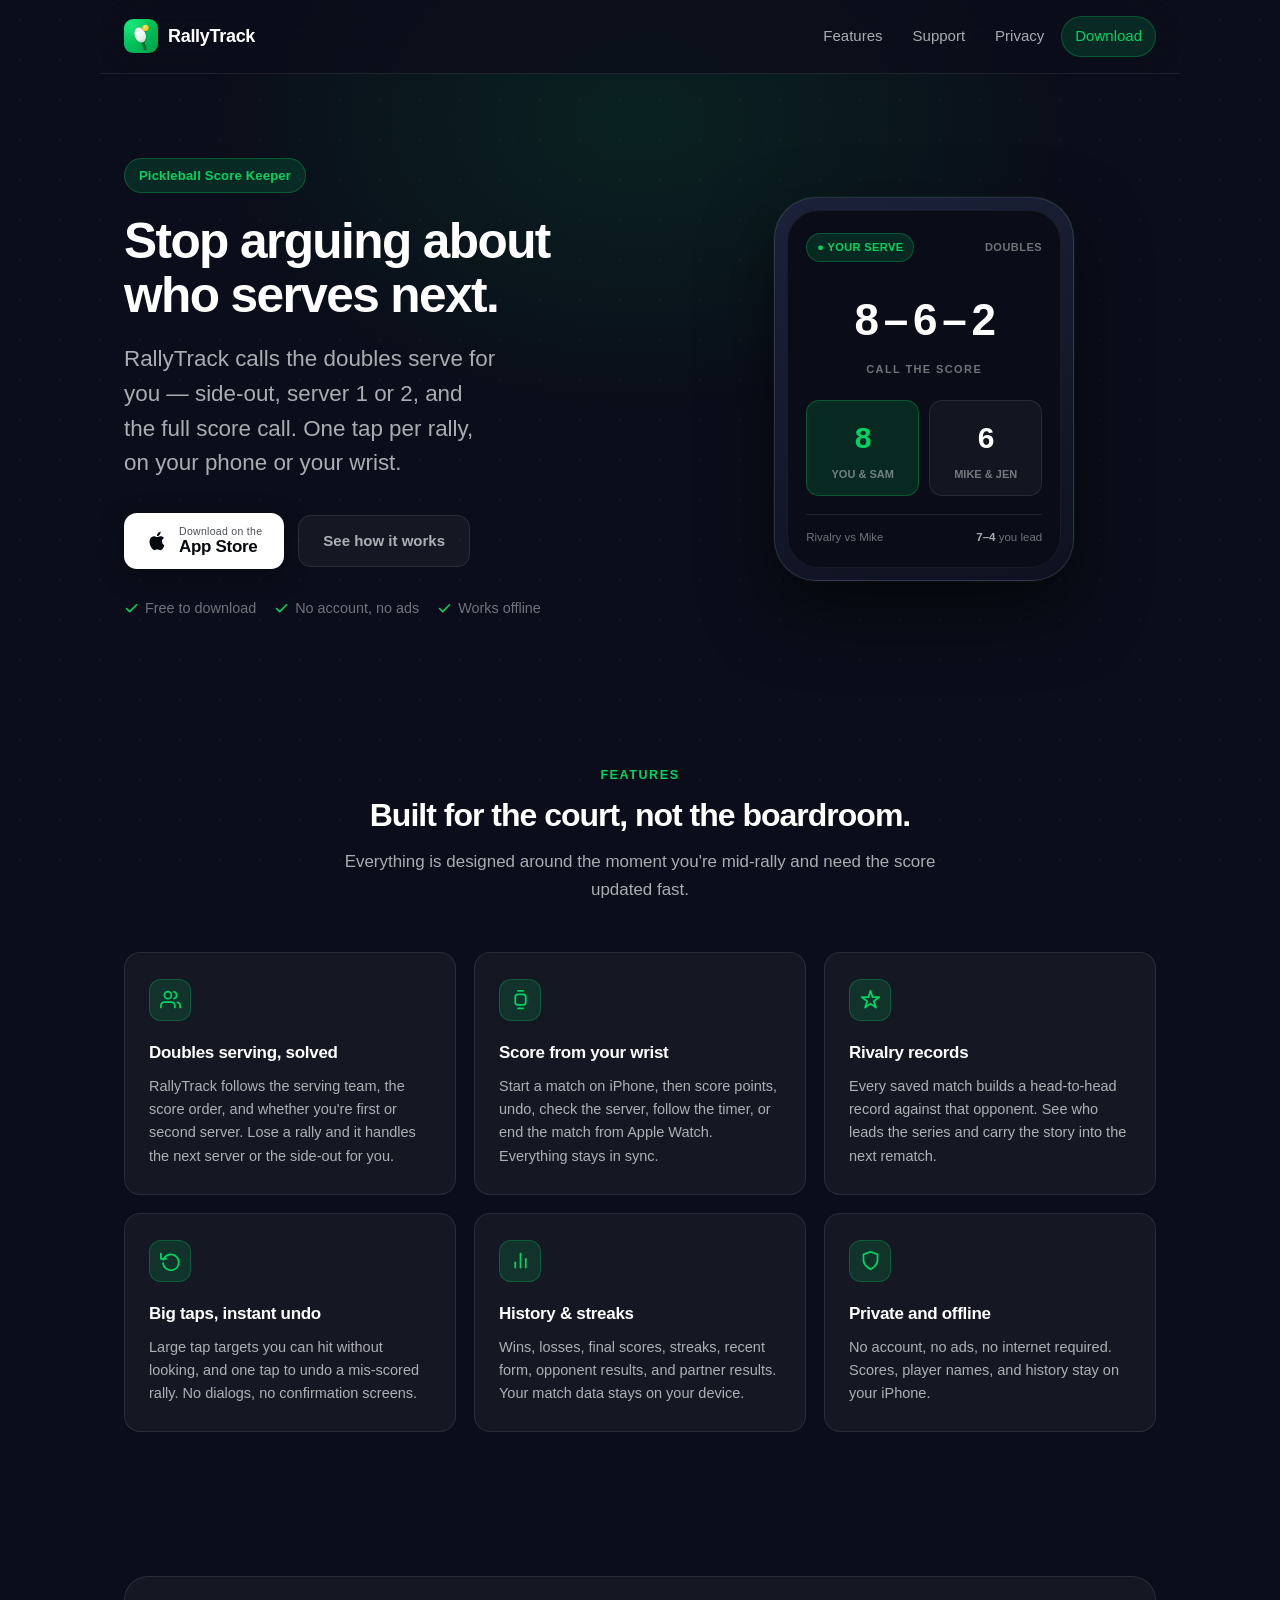
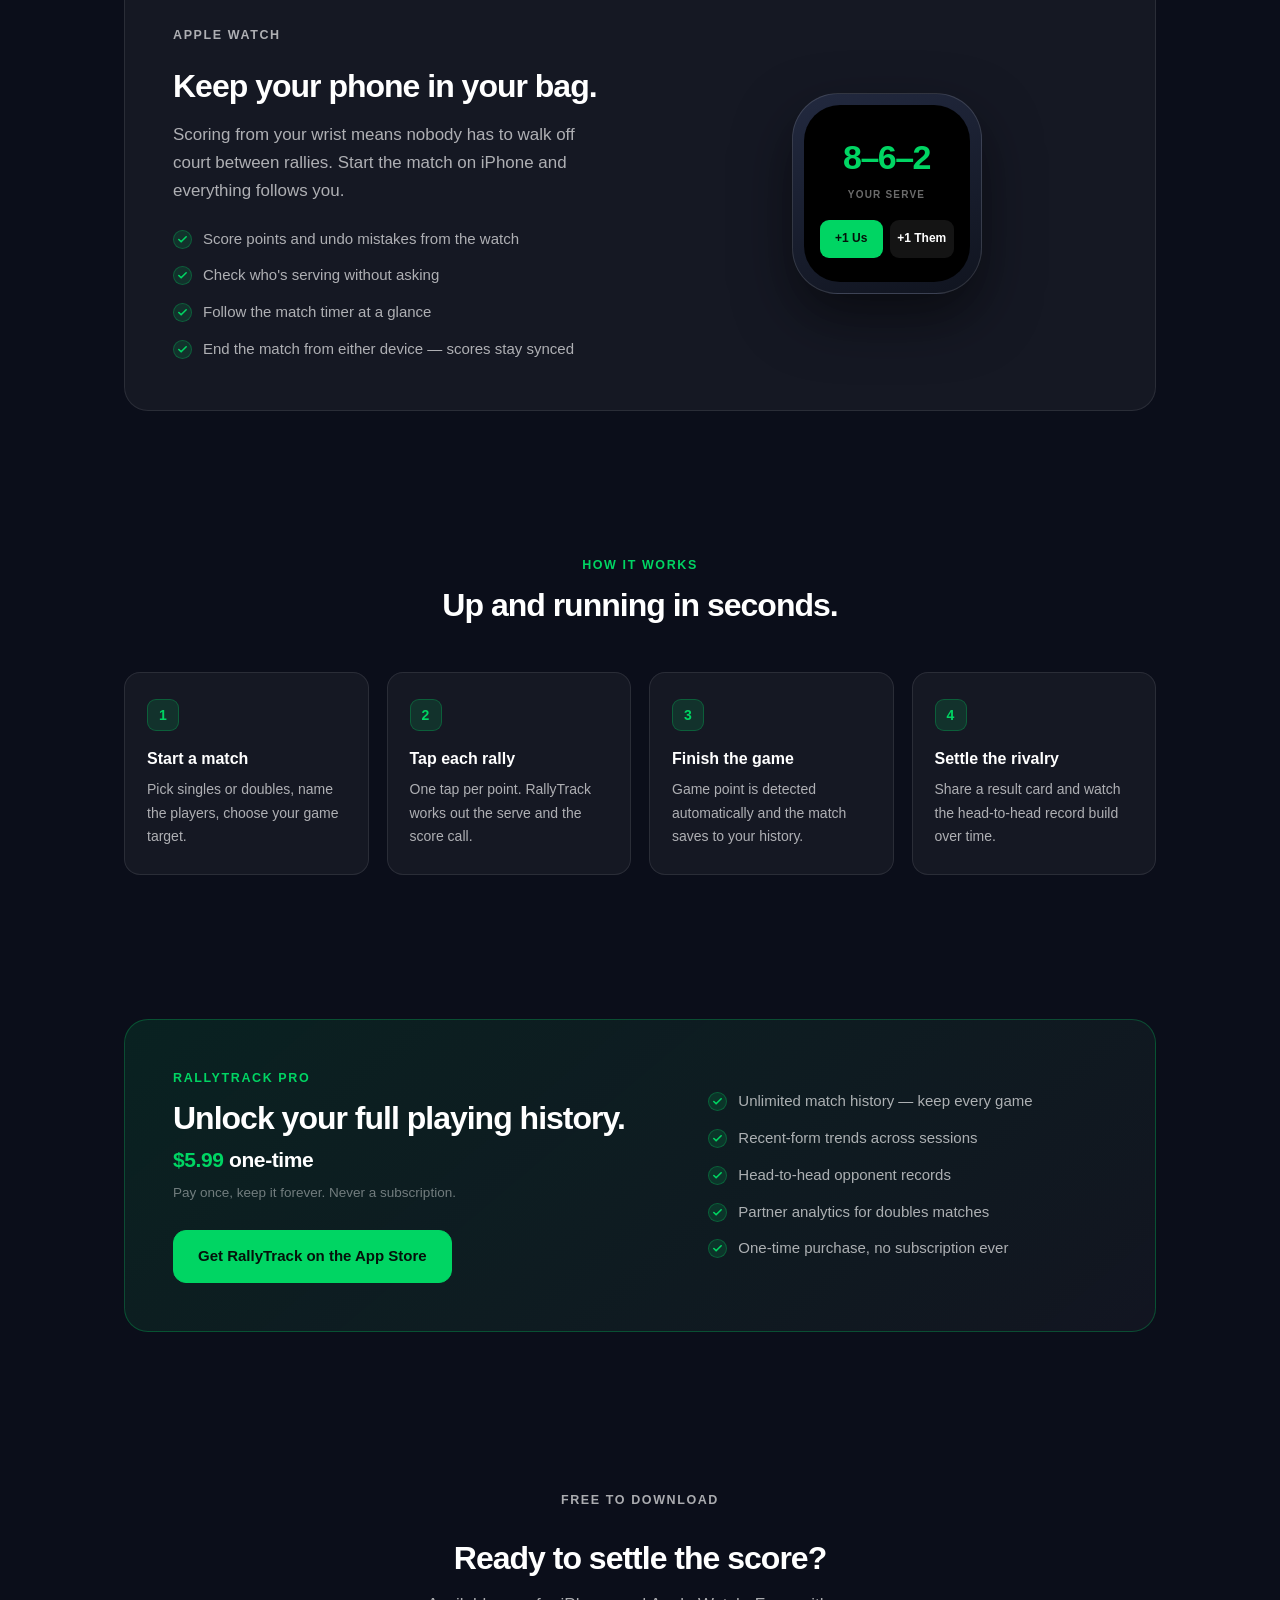
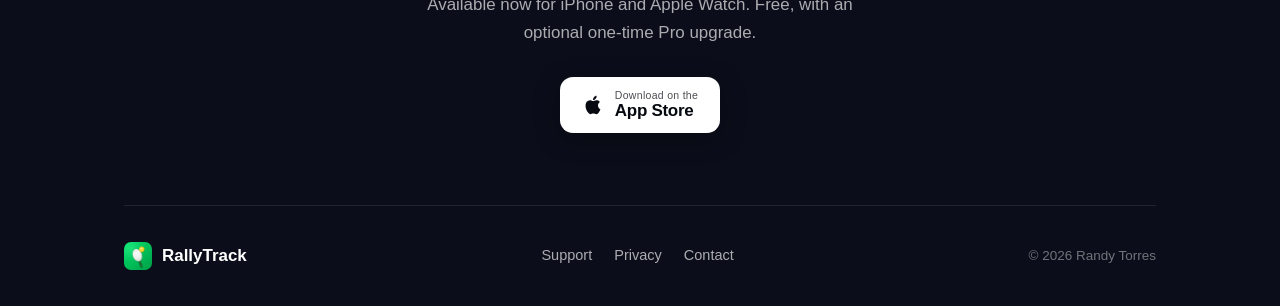
<file: site/index.html>
<!doctype html>
<html lang="en">
<head>
  <meta charset="UTF-8" />
  <meta name="viewport" content="width=device-width, initial-scale=1" />
  <meta name="google-site-verification" content="wBroqbIuySENHNyR4O4L8E7ySTpFGi9tNBqDDZl-vqA" />

  <title>RallyTrack — Pickleball Score Keeper for iPhone &amp; Apple Watch</title>
  <meta name="description" content="A pickleball score keeper that calls the doubles serve for you — side-out, server 1 or 2, and rivalry records. Free on iPhone and Apple Watch." />
  <link rel="canonical" href="https://randyventures.github.io/Rally-Track-Site/" />

  <meta property="og:type" content="website" />
  <meta property="og:site_name" content="RallyTrack" />
  <meta property="og:title" content="RallyTrack — Pickleball Score Keeper for iPhone &amp; Apple Watch" />
  <meta property="og:description" content="Never argue about who's serving again. RallyTrack calls the doubles serve, tracks side-out, and keeps head-to-head records. Free on iPhone and Apple Watch." />
  <meta property="og:url" content="https://randyventures.github.io/Rally-Track-Site/" />
  <meta property="og:image" content="https://randyventures.github.io/Rally-Track-Site/app-icon.png" />
  <meta property="og:image:alt" content="RallyTrack app icon" />

  <meta name="twitter:card" content="summary_large_image" />
  <meta name="twitter:title" content="RallyTrack — Pickleball Score Keeper for iPhone &amp; Apple Watch" />
  <meta name="twitter:description" content="Never argue about who's serving again. Calls the doubles serve, tracks side-out, keeps rivalry records. Free, offline, no account." />
  <meta name="twitter:image" content="https://randyventures.github.io/Rally-Track-Site/app-icon.png" />

  <meta name="theme-color" content="#0b0e1a" />
  <meta name="apple-itunes-app" content="app-id=6760594178" />

  <link rel="stylesheet" href="styles.css" />
  <link rel="icon" type="image/png" href="app-icon.png" />

  <script type="application/ld+json">
  {
    "@context": "https://schema.org",
    "@type": "SoftwareApplication",
    "name": "RallyTrack — Pickleball Score Keeper",
    "alternateName": "Pickleball Score Keeper: Rally",
    "operatingSystem": "iOS 15.0 or later, watchOS",
    "applicationCategory": "SportsApplication",
    "description": "A pickleball score keeper for iPhone and Apple Watch that calls the doubles serve, tracks side-out and server 1 or 2, and keeps head-to-head rivalry records. Works offline with no account.",
    "url": "https://randyventures.github.io/Rally-Track-Site/",
    "downloadUrl": "https://apps.apple.com/us/app/pickleball-score-keeper-rally/id6760594178",
    "installUrl": "https://apps.apple.com/us/app/pickleball-score-keeper-rally/id6760594178",
    "image": "https://randyventures.github.io/Rally-Track-Site/app-icon.png",
    "author": { "@type": "Person", "name": "Randy Torres" },
    "offers": [
      { "@type": "Offer", "price": "0", "priceCurrency": "USD", "name": "RallyTrack (free)" },
      { "@type": "Offer", "price": "5.99", "priceCurrency": "USD", "name": "RallyTrack Pro — one-time purchase" }
    ],
    "featureList": [
      "Doubles serve calling with side-out tracking",
      "Server 1 and server 2 rotation",
      "Apple Watch scoring synced with iPhone",
      "Head-to-head rivalry records",
      "Match history, streaks and recent form",
      "Shareable match result cards",
      "Works fully offline with no account"
    ]
  }
  </script>
</head>
<body>

<a href="#main" class="skip-link">Skip to content</a>

<div class="container">

  <nav class="nav">
    <a href="index.html" class="brand">
      <img src="app-icon.png" alt="RallyTrack app icon" width="34" height="34" />
      <span class="brand-name">RallyTrack</span>
    </a>
    <div class="nav-links">
      <a href="#features" class="nav-hide-sm">Features</a>
      <a href="support.html">Support</a>
      <a href="privacy.html" class="nav-hide-sm">Privacy</a>
      <a href="https://apps.apple.com/us/app/pickleball-score-keeper-rally/id6760594178" target="_blank" rel="noopener" class="nav-cta">Download</a>
    </div>
  </nav>

  <main id="main">

    <!-- Hero -->
    <section class="hero">
      <div>
        <div class="eyebrow">Pickleball Score Keeper</div>
        <h1>Stop arguing about who&nbsp;serves next.</h1>
        <p class="hero-sub">
          RallyTrack calls the doubles serve for you — side-out, server 1 or 2, and the
          full score call. One tap per rally, on your phone or your wrist.
        </p>
        <div class="hero-actions">
          <a href="https://apps.apple.com/us/app/pickleball-score-keeper-rally/id6760594178" target="_blank" rel="noopener" class="appstore-btn">
            <svg width="22" height="22" viewBox="0 0 24 24" fill="currentColor" aria-hidden="true">
              <path d="M18.71 19.5c-.83 1.24-1.71 2.45-3.05 2.47-1.34.03-1.77-.79-3.29-.79-1.53 0-2 .77-3.27.82-1.31.05-2.3-1.32-3.14-2.53C4.25 17 2.94 12.45 4.7 9.39c.87-1.52 2.43-2.48 4.12-2.51 1.28-.02 2.5.87 3.29.87.78 0 2.26-1.07 3.8-.91.65.03 2.47.26 3.64 1.98-.09.06-2.17 1.28-2.15 3.81.03 3.02 2.65 4.03 2.68 4.04-.03.07-.42 1.44-1.38 2.83M13 3.5c.73-.83 1.94-1.46 2.94-1.5.13 1.17-.34 2.35-1.04 3.19-.69.85-1.83 1.51-2.95 1.42-.15-1.15.41-2.35 1.05-3.11z"/>
            </svg>
            <span class="appstore-btn-text">
              <span class="appstore-btn-label">Download on the</span>
              <span class="appstore-btn-store">App Store</span>
            </span>
          </a>
          <a href="#features" class="btn btn-ghost">See how it works</a>
        </div>

        <div class="hero-meta">
          <span>
            <svg viewBox="0 0 24 24" fill="none" stroke-width="2.4" stroke-linecap="round" stroke-linejoin="round" aria-hidden="true"><polyline points="20 6 9 17 4 12"/></svg>
            Free to download
          </span>
          <span>
            <svg viewBox="0 0 24 24" fill="none" stroke-width="2.4" stroke-linecap="round" stroke-linejoin="round" aria-hidden="true"><polyline points="20 6 9 17 4 12"/></svg>
            No account, no ads
          </span>
          <span>
            <svg viewBox="0 0 24 24" fill="none" stroke-width="2.4" stroke-linecap="round" stroke-linejoin="round" aria-hidden="true"><polyline points="20 6 9 17 4 12"/></svg>
            Works offline
          </span>
        </div>
      </div>

      <div class="hero-visual">
        <div class="phone">
          <div class="phone-screen">
            <div class="mock-top">
              <span class="mock-serve">● YOUR SERVE</span>
              <span class="mock-type">DOUBLES</span>
            </div>

            <div class="mock-call">8&thinsp;–&thinsp;6&thinsp;–&thinsp;2</div>
            <div class="mock-call-label">CALL THE SCORE</div>

            <div class="mock-teams">
              <div class="mock-team serving">
                <div class="mock-team-score">8</div>
                <div class="mock-team-name">YOU &amp; SAM</div>
              </div>
              <div class="mock-team">
                <div class="mock-team-score">6</div>
                <div class="mock-team-name">MIKE &amp; JEN</div>
              </div>
            </div>

            <div class="mock-rivalry">
              <span>Rivalry vs Mike</span>
              <span><b>7–4</b> you lead</span>
            </div>
          </div>
        </div>
      </div>
    </section>

    <!-- Features -->
    <section id="features">
      <div class="section-head">
        <p class="section-label">Features</p>
        <h2>Built for the court, not the boardroom.</h2>
        <p class="section-desc">Everything is designed around the moment you're mid-rally and need the score updated fast.</p>
      </div>

      <div class="features">
        <article class="feature">
          <div class="feature-icon">
            <svg viewBox="0 0 24 24" aria-hidden="true"><path d="M17 21v-2a4 4 0 0 0-4-4H5a4 4 0 0 0-4 4v2"/><circle cx="9" cy="7" r="4"/><path d="M23 21v-2a4 4 0 0 0-3-3.87"/><path d="M16 3.13a4 4 0 0 1 0 7.75"/></svg>
          </div>
          <h3>Doubles serving, solved</h3>
          <p>RallyTrack follows the serving team, the score order, and whether you're first or second server. Lose a rally and it handles the next server or the side-out for you.</p>
        </article>

        <article class="feature">
          <div class="feature-icon">
            <svg viewBox="0 0 24 24" aria-hidden="true"><rect x="6" y="6" width="12" height="12" rx="3"/><path d="M9 2h6M9 22h6"/></svg>
          </div>
          <h3>Score from your wrist</h3>
          <p>Start a match on iPhone, then score points, undo, check the server, follow the timer, or end the match from Apple Watch. Everything stays in sync.</p>
        </article>

        <article class="feature">
          <div class="feature-icon">
            <svg viewBox="0 0 24 24" aria-hidden="true"><path d="M12 2l2.4 7.4H22l-6.2 4.5 2.4 7.4-6.2-4.6-6.2 4.6 2.4-7.4L2 9.4h7.6z"/></svg>
          </div>
          <h3>Rivalry records</h3>
          <p>Every saved match builds a head-to-head record against that opponent. See who leads the series and carry the story into the next rematch.</p>
        </article>

        <article class="feature">
          <div class="feature-icon">
            <svg viewBox="0 0 24 24" aria-hidden="true"><polyline points="1 4 1 10 7 10"/><path d="M3.51 15a9 9 0 1 0 .49-4"/></svg>
          </div>
          <h3>Big taps, instant undo</h3>
          <p>Large tap targets you can hit without looking, and one tap to undo a mis-scored rally. No dialogs, no confirmation screens.</p>
        </article>

        <article class="feature">
          <div class="feature-icon">
            <svg viewBox="0 0 24 24" aria-hidden="true"><line x1="18" y1="20" x2="18" y2="10"/><line x1="12" y1="20" x2="12" y2="4"/><line x1="6" y1="20" x2="6" y2="14"/></svg>
          </div>
          <h3>History &amp; streaks</h3>
          <p>Wins, losses, final scores, streaks, recent form, opponent results, and partner results. Your match data stays on your device.</p>
        </article>

        <article class="feature">
          <div class="feature-icon">
            <svg viewBox="0 0 24 24" aria-hidden="true"><path d="M12 22s8-4 8-10V5l-8-3-8 3v7c0 6 8 10 8 10z"/></svg>
          </div>
          <h3>Private and offline</h3>
          <p>No account, no ads, no internet required. Scores, player names, and history stay on your iPhone.</p>
        </article>
      </div>
    </section>

    <!-- Apple Watch -->
    <section>
      <div class="split">
        <div>
          <p class="section-label">Apple Watch</p>
          <h2>Keep your phone in your bag.</h2>
          <p>Scoring from your wrist means nobody has to walk off court between rallies. Start the match on iPhone and everything follows you.</p>
          <ul class="checks">
            <li>Score points and undo mistakes from the watch</li>
            <li>Check who's serving without asking</li>
            <li>Follow the match timer at a glance</li>
            <li>End the match from either device — scores stay synced</li>
          </ul>
        </div>
        <div class="watch" aria-hidden="true">
          <div class="watch-screen">
            <div class="watch-call">8–6–2</div>
            <div class="watch-label">YOUR SERVE</div>
            <div class="watch-row">
              <div class="watch-btn primary">+1 Us</div>
              <div class="watch-btn">+1 Them</div>
            </div>
          </div>
        </div>
      </div>
    </section>

    <!-- How it works -->
    <section>
      <div class="section-head">
        <p class="section-label">How it works</p>
        <h2>Up and running in seconds.</h2>
      </div>
      <div class="steps">
        <div class="step">
          <div class="step-num">1</div>
          <h3>Start a match</h3>
          <p>Pick singles or doubles, name the players, choose your game target.</p>
        </div>
        <div class="step">
          <div class="step-num">2</div>
          <h3>Tap each rally</h3>
          <p>One tap per point. RallyTrack works out the serve and the score call.</p>
        </div>
        <div class="step">
          <div class="step-num">3</div>
          <h3>Finish the game</h3>
          <p>Game point is detected automatically and the match saves to your history.</p>
        </div>
        <div class="step">
          <div class="step-num">4</div>
          <h3>Settle the rivalry</h3>
          <p>Share a result card and watch the head-to-head record build over time.</p>
        </div>
      </div>
    </section>

    <!-- Pro -->
    <section>
      <div class="pro">
        <div>
          <p class="section-label">RallyTrack Pro</p>
          <h2>Unlock your full playing history.</h2>
          <p class="price">
            <span>$5.99</span> one-time
            <small>Pay once, keep it forever. Never a subscription.</small>
          </p>
          <a href="https://apps.apple.com/us/app/pickleball-score-keeper-rally/id6760594178" target="_blank" rel="noopener" class="btn btn-primary">Get RallyTrack on the App Store</a>
        </div>
        <ul class="checks">
          <li>Unlimited match history — keep every game</li>
          <li>Recent-form trends across sessions</li>
          <li>Head-to-head opponent records</li>
          <li>Partner analytics for doubles matches</li>
          <li>One-time purchase, no subscription ever</li>
        </ul>
      </div>
    </section>

    <!-- CTA -->
    <section class="cta">
      <p class="section-label">Free to download</p>
      <h2>Ready to settle the score?</h2>
      <p>Available now for iPhone and Apple Watch. Free, with an optional one-time Pro upgrade.</p>
      <a href="https://apps.apple.com/us/app/pickleball-score-keeper-rally/id6760594178" target="_blank" rel="noopener" class="appstore-btn" style="display:inline-flex">
        <svg width="22" height="22" viewBox="0 0 24 24" fill="currentColor" aria-hidden="true">
          <path d="M18.71 19.5c-.83 1.24-1.71 2.45-3.05 2.47-1.34.03-1.77-.79-3.29-.79-1.53 0-2 .77-3.27.82-1.31.05-2.3-1.32-3.14-2.53C4.25 17 2.94 12.45 4.7 9.39c.87-1.52 2.43-2.48 4.12-2.51 1.28-.02 2.5.87 3.29.87.78 0 2.26-1.07 3.8-.91.65.03 2.47.26 3.64 1.98-.09.06-2.17 1.28-2.15 3.81.03 3.02 2.65 4.03 2.68 4.04-.03.07-.42 1.44-1.38 2.83M13 3.5c.73-.83 1.94-1.46 2.94-1.5.13 1.17-.34 2.35-1.04 3.19-.69.85-1.83 1.51-2.95 1.42-.15-1.15.41-2.35 1.05-3.11z"/>
        </svg>
        <span class="appstore-btn-text">
          <span class="appstore-btn-label">Download on the</span>
          <span class="appstore-btn-store">App Store</span>
        </span>
      </a>
    </section>

  </main>

  <footer class="footer">
    <div class="footer-brand">
      <img src="app-icon.png" alt="" width="28" height="28" />
      <span>RallyTrack</span>
    </div>
    <div class="footer-links">
      <a href="support.html">Support</a>
      <a href="privacy.html">Privacy</a>
      <a href="mailto:randyventures06@gmail.com">Contact</a>
    </div>
    <div class="footer-copy">© 2026 Randy Torres</div>
  </footer>

</div>
</body>
</html>
</file>
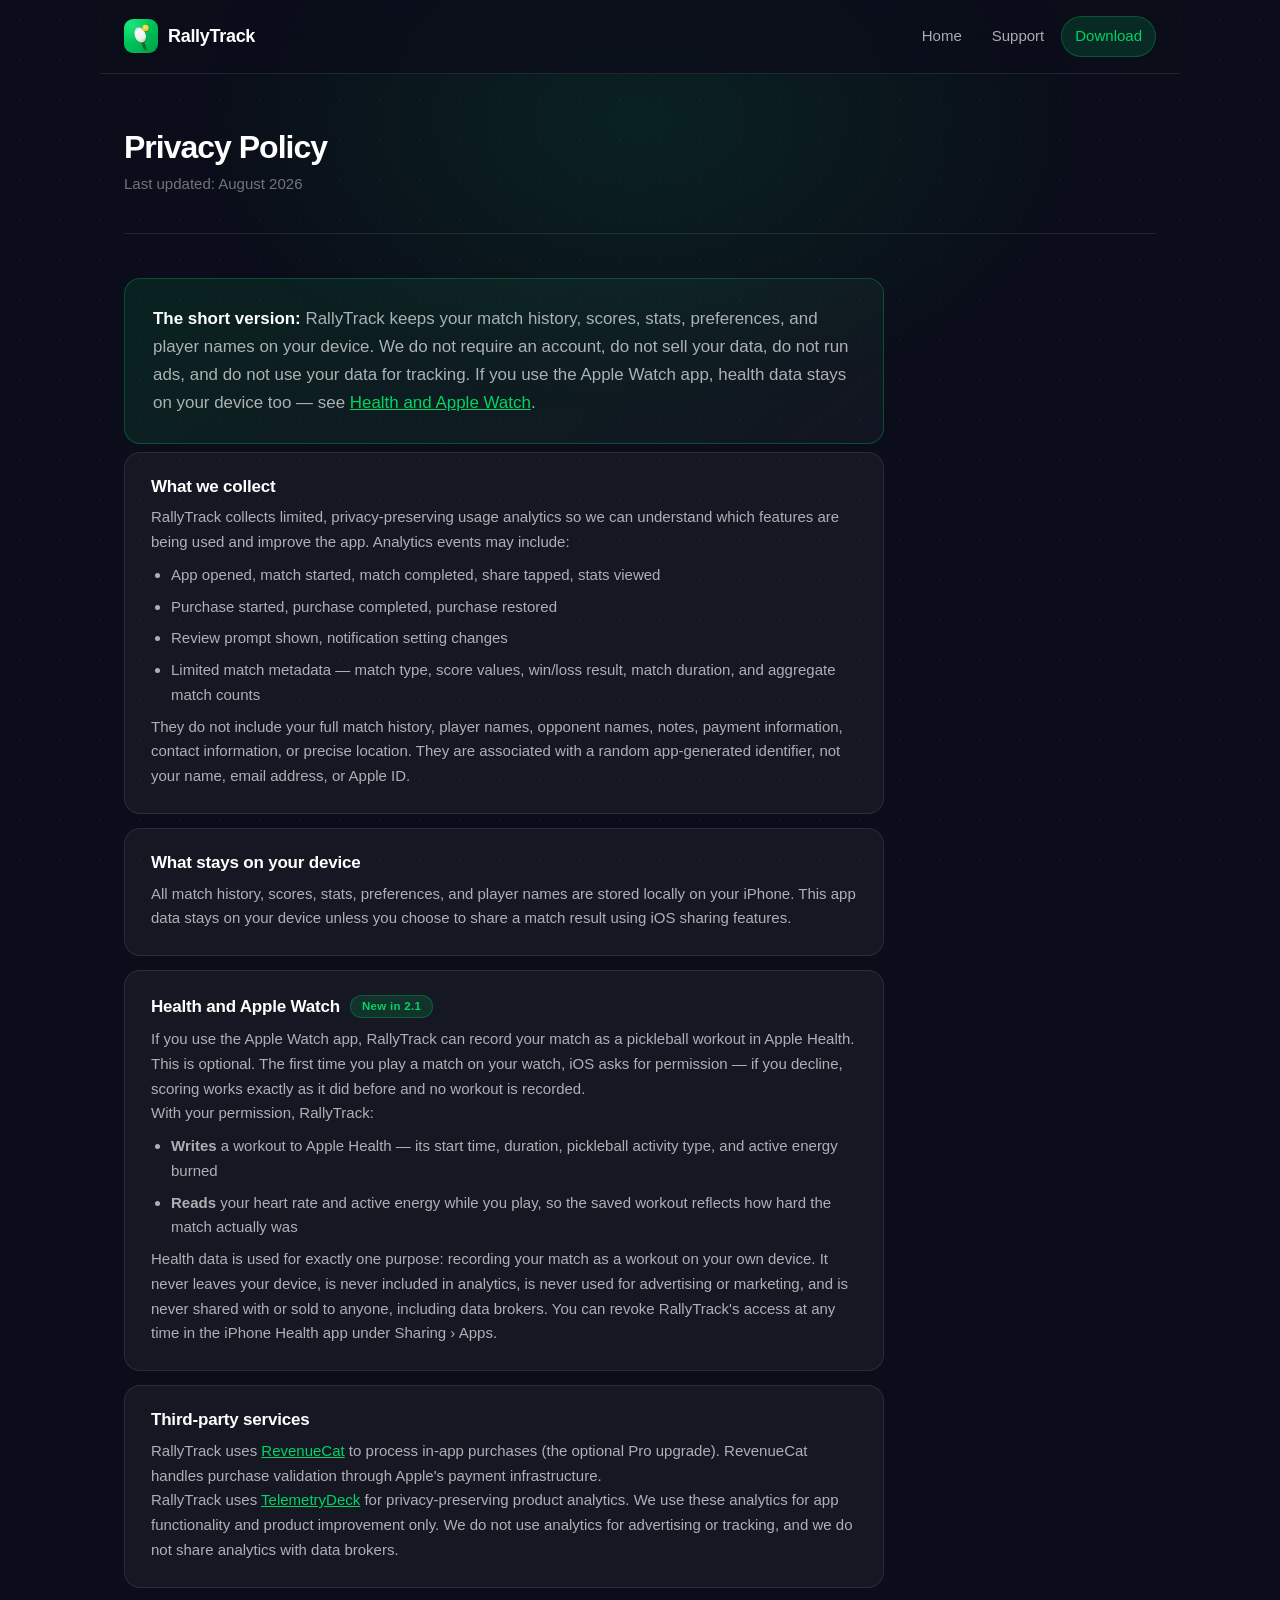
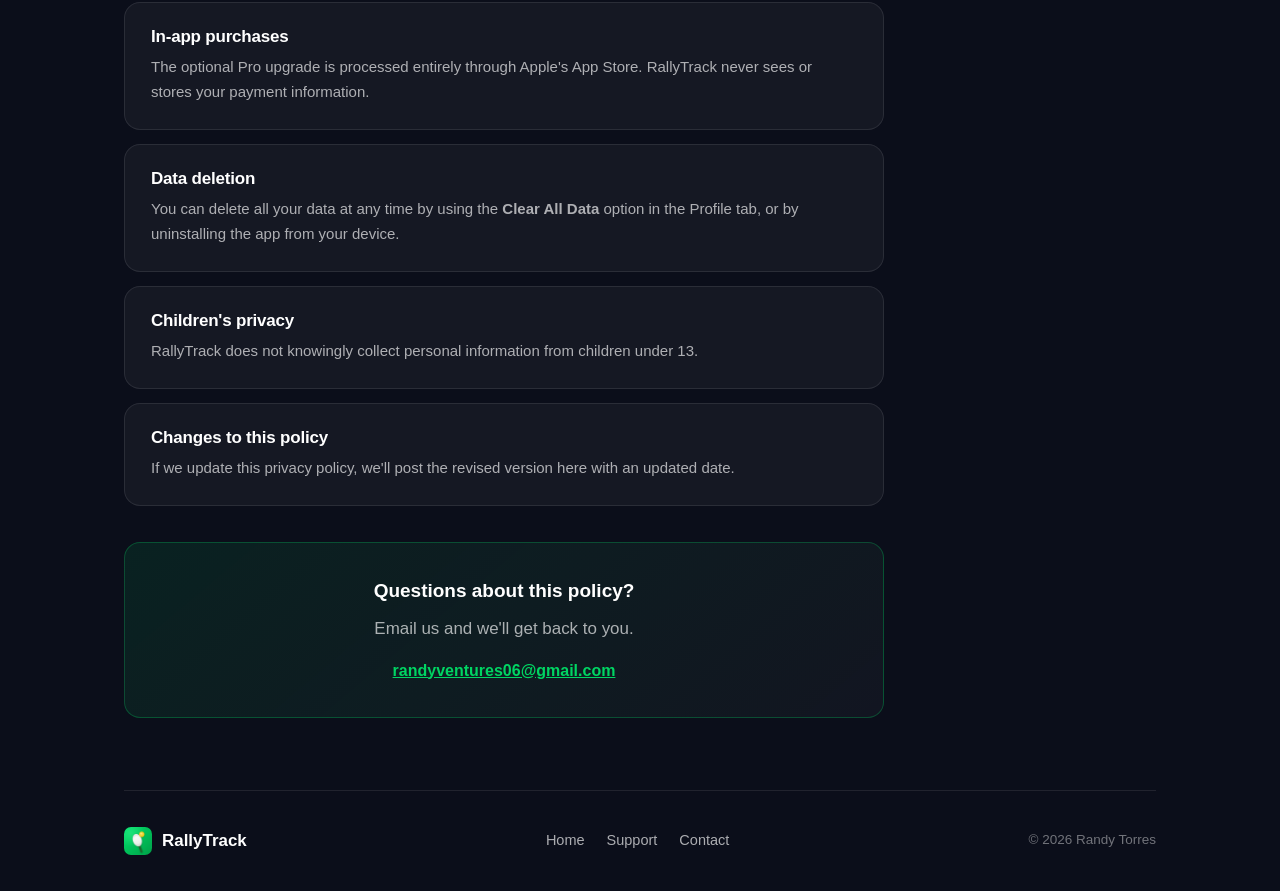
<file: site/privacy.html>
<!doctype html>
<html lang="en">
<head>
  <meta charset="UTF-8" />
  <meta name="viewport" content="width=device-width, initial-scale=1" />
  <meta name="google-site-verification" content="wBroqbIuySENHNyR4O4L8E7ySTpFGi9tNBqDDZl-vqA" />

  <title>Privacy Policy — RallyTrack Pickleball Score Keeper</title>
  <meta name="description" content="RallyTrack privacy policy. Match history, scores, stats and player names stay on your device. No account required, no data sold, no ads." />
  <link rel="canonical" href="https://randyventures.github.io/Rally-Track-Site/privacy.html" />

  <meta property="og:type" content="website" />
  <meta property="og:site_name" content="RallyTrack" />
  <meta property="og:title" content="Privacy Policy — RallyTrack" />
  <meta property="og:description" content="Your match history and player names stay on your device. No account, no ads, no data sold." />
  <meta property="og:url" content="https://randyventures.github.io/Rally-Track-Site/privacy.html" />
  <meta property="og:image" content="https://randyventures.github.io/Rally-Track-Site/app-icon.png" />
  <meta name="twitter:card" content="summary" />

  <meta name="theme-color" content="#0b0e1a" />
  <link rel="stylesheet" href="styles.css" />
  <link rel="icon" type="image/png" href="app-icon.png" />
</head>
<body>

<a href="#main" class="skip-link">Skip to content</a>

<div class="container">

  <nav class="nav">
    <a href="index.html" class="brand">
      <img src="app-icon.png" alt="RallyTrack app icon" width="34" height="34" />
      <span class="brand-name">RallyTrack</span>
    </a>
    <div class="nav-links">
      <a href="index.html">Home</a>
      <a href="support.html" class="nav-hide-sm">Support</a>
      <a href="https://apps.apple.com/us/app/pickleball-score-keeper-rally/id6760594178" target="_blank" rel="noopener" class="nav-cta">Download</a>
    </div>
  </nav>

  <main id="main">

    <div class="inner-hero">
      <h1>Privacy Policy</h1>
      <p class="date">Last updated: August 2026</p>
    </div>

    <div class="content-body">

      <div class="summary-card">
        <p><strong>The short version:</strong> RallyTrack keeps your match history, scores, stats, preferences, and player names on your device. We do not require an account, do not sell your data, do not run ads, and do not use your data for tracking. If you use the Apple Watch app, health data stays on your device too — see <a href="#health">Health and Apple Watch</a>.</p>
      </div>

      <div class="faq-item">
        <h2>What we collect</h2>
        <p>RallyTrack collects limited, privacy-preserving usage analytics so we can understand which features are being used and improve the app. Analytics events may include:</p>
        <ul>
          <li>App opened, match started, match completed, share tapped, stats viewed</li>
          <li>Purchase started, purchase completed, purchase restored</li>
          <li>Review prompt shown, notification setting changes</li>
          <li>Limited match metadata — match type, score values, win/loss result, match duration, and aggregate match counts</li>
        </ul>
        <p>They do not include your full match history, player names, opponent names, notes, payment information, contact information, or precise location. They are associated with a random app-generated identifier, not your name, email address, or Apple ID.</p>
      </div>

      <div class="faq-item">
        <h2>What stays on your device</h2>
        <p>All match history, scores, stats, preferences, and player names are stored locally on your iPhone. This app data stays on your device unless you choose to share a match result using iOS sharing features.</p>
      </div>

      <div class="faq-item">
        <h2 id="health">Health and Apple Watch <span class="tag">New in 2.1</span></h2>
        <p>If you use the Apple Watch app, RallyTrack can record your match as a pickleball workout in Apple Health. This is optional. The first time you play a match on your watch, iOS asks for permission — if you decline, scoring works exactly as it did before and no workout is recorded.</p>
        <p>With your permission, RallyTrack:</p>
        <ul>
          <li><strong>Writes</strong> a workout to Apple Health — its start time, duration, pickleball activity type, and active energy burned</li>
          <li><strong>Reads</strong> your heart rate and active energy while you play, so the saved workout reflects how hard the match actually was</li>
        </ul>
        <p>Health data is used for exactly one purpose: recording your match as a workout on your own device. It never leaves your device, is never included in analytics, is never used for advertising or marketing, and is never shared with or sold to anyone, including data brokers. You can revoke RallyTrack's access at any time in the iPhone Health app under Sharing &rsaquo; Apps.</p>
      </div>

      <div class="faq-item">
        <h2>Third-party services</h2>
        <p>RallyTrack uses <a href="https://www.revenuecat.com/privacy" target="_blank" rel="noopener">RevenueCat</a> to process in-app purchases (the optional Pro upgrade). RevenueCat handles purchase validation through Apple's payment infrastructure.</p>
        <p>RallyTrack uses <a href="https://telemetrydeck.com/privacy/" target="_blank" rel="noopener">TelemetryDeck</a> for privacy-preserving product analytics. We use these analytics for app functionality and product improvement only. We do not use analytics for advertising or tracking, and we do not share analytics with data brokers.</p>
      </div>

      <div class="faq-item">
        <h2>In-app purchases</h2>
        <p>The optional Pro upgrade is processed entirely through Apple's App Store. RallyTrack never sees or stores your payment information.</p>
      </div>

      <div class="faq-item">
        <h2>Data deletion</h2>
        <p>You can delete all your data at any time by using the <strong>Clear All Data</strong> option in the Profile tab, or by uninstalling the app from your device.</p>
      </div>

      <div class="faq-item">
        <h2>Children's privacy</h2>
        <p>RallyTrack does not knowingly collect personal information from children under 13.</p>
      </div>

      <div class="faq-item">
        <h2>Changes to this policy</h2>
        <p>If we update this privacy policy, we'll post the revised version here with an updated date.</p>
      </div>

      <div class="contact-card">
        <h3>Questions about this policy?</h3>
        <p>Email us and we'll get back to you.</p>
        <a href="mailto:randyventures06@gmail.com">randyventures06@gmail.com</a>
      </div>

    </div>
  </main>

  <footer class="footer">
    <div class="footer-brand">
      <img src="app-icon.png" alt="" width="28" height="28" />
      <span>RallyTrack</span>
    </div>
    <div class="footer-links">
      <a href="index.html">Home</a>
      <a href="support.html">Support</a>
      <a href="mailto:randyventures06@gmail.com">Contact</a>
    </div>
    <div class="footer-copy">© 2026 Randy Torres</div>
  </footer>

</div>
</body>
</html>
</file>
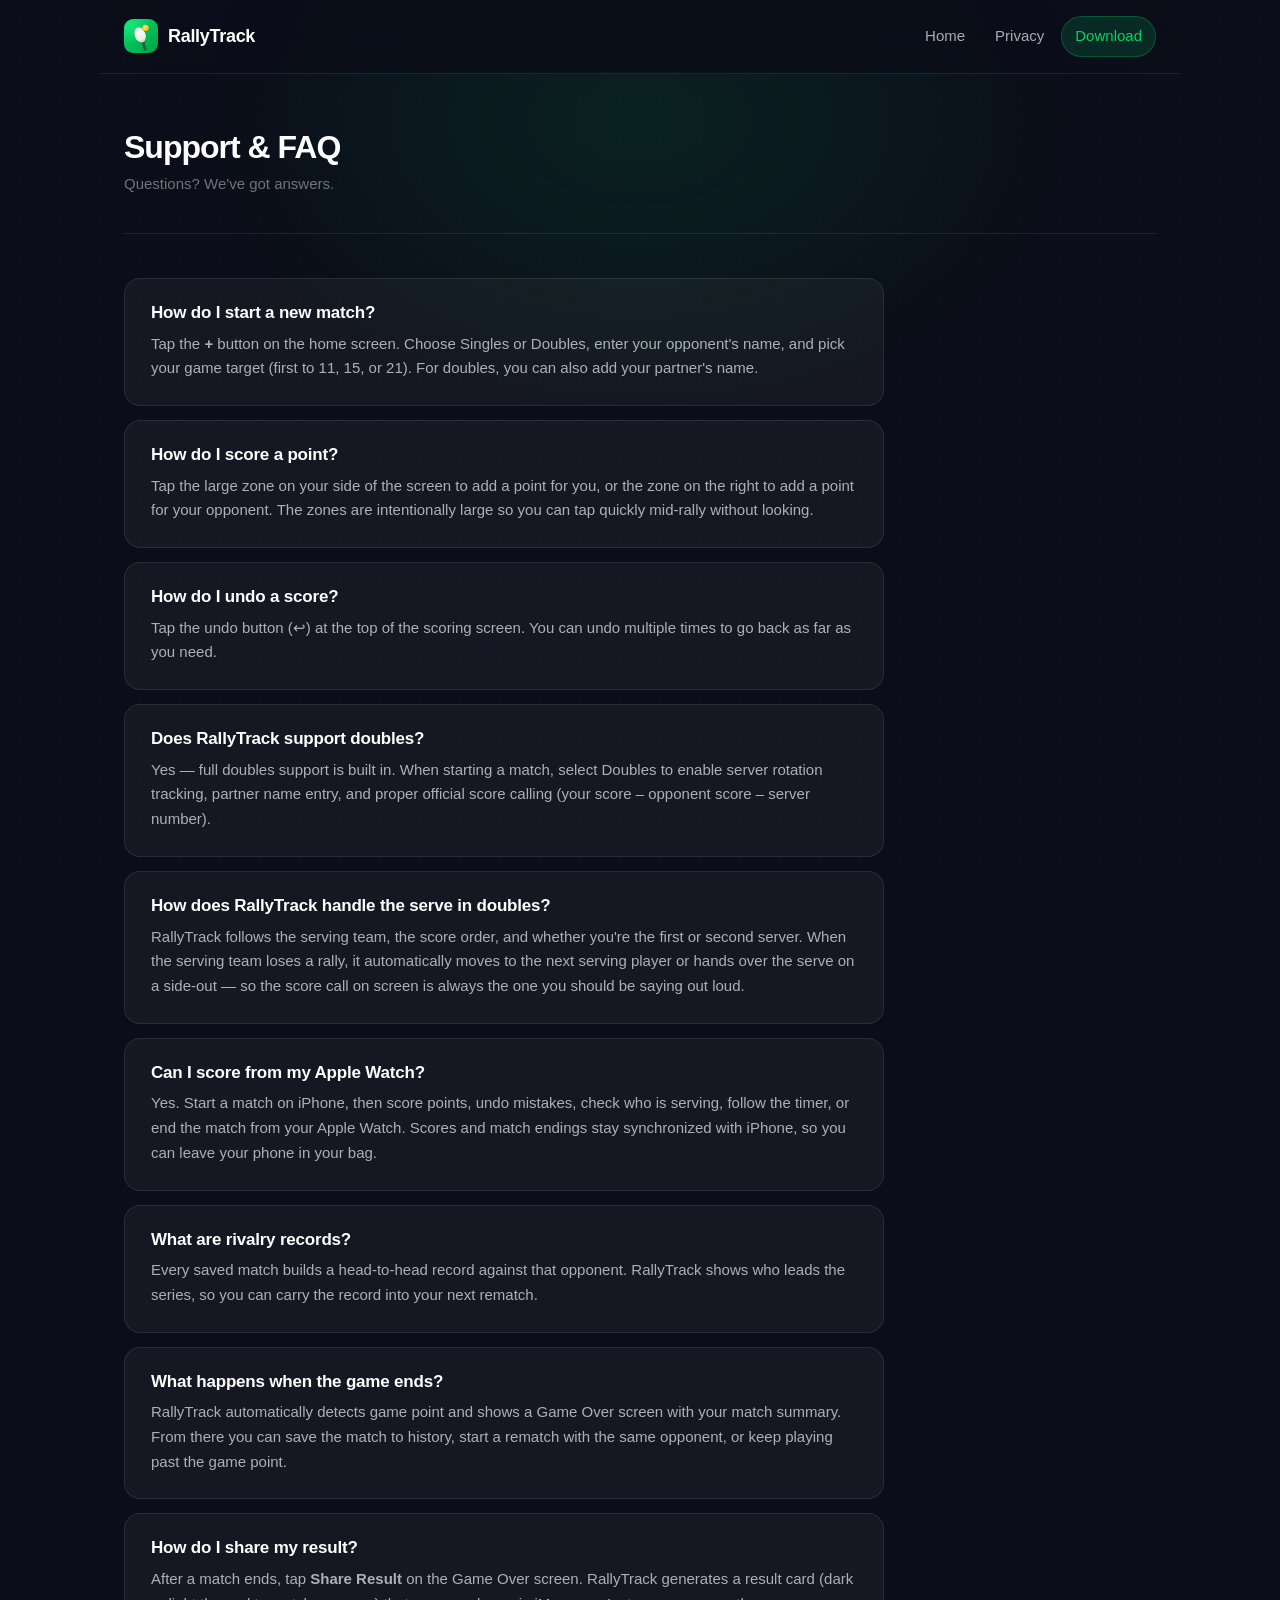
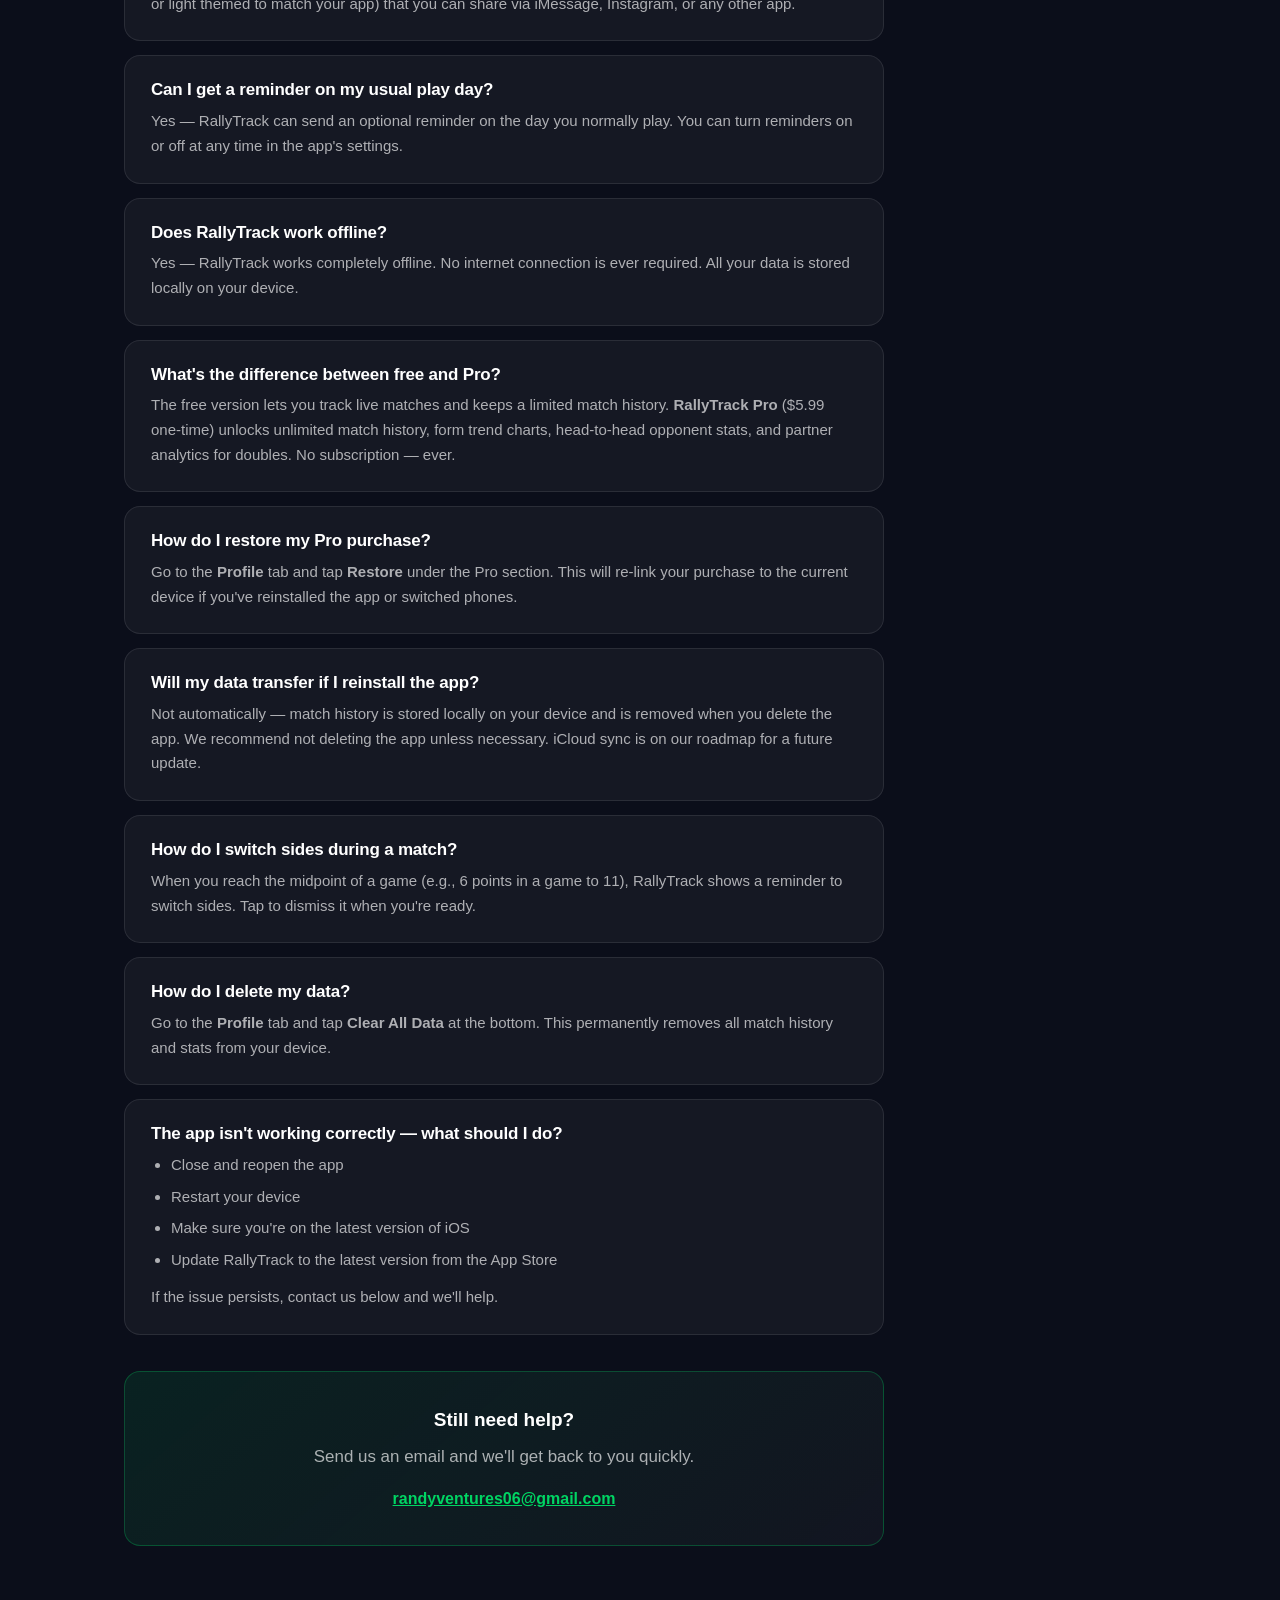
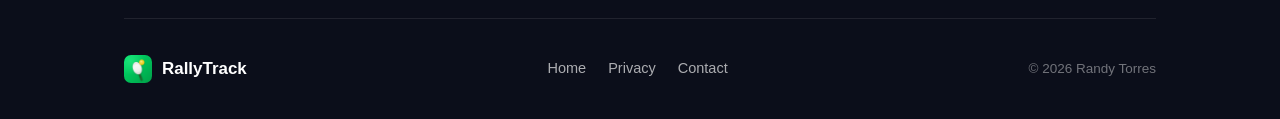
<file: site/support.html>
<!doctype html>
<html lang="en">
<head>
  <meta charset="UTF-8" />
  <meta name="viewport" content="width=device-width, initial-scale=1" />
  <meta name="google-site-verification" content="wBroqbIuySENHNyR4O4L8E7ySTpFGi9tNBqDDZl-vqA" />

  <title>Support &amp; FAQ — RallyTrack Pickleball Score Keeper</title>
  <meta name="description" content="Help for RallyTrack, the pickleball score keeper for iPhone and Apple Watch — doubles serving, Watch scoring, restoring Pro, and deleting your data." />
  <link rel="canonical" href="https://randyventures.github.io/Rally-Track-Site/support.html" />

  <meta property="og:type" content="website" />
  <meta property="og:site_name" content="RallyTrack" />
  <meta property="og:title" content="Support &amp; FAQ — RallyTrack Pickleball Score Keeper" />
  <meta property="og:description" content="Help and answers for RallyTrack — doubles serving, Apple Watch scoring, restoring Pro, and more." />
  <meta property="og:url" content="https://randyventures.github.io/Rally-Track-Site/support.html" />
  <meta property="og:image" content="https://randyventures.github.io/Rally-Track-Site/app-icon.png" />
  <meta name="twitter:card" content="summary" />

  <meta name="theme-color" content="#0b0e1a" />
  <link rel="stylesheet" href="styles.css" />
  <link rel="icon" type="image/png" href="app-icon.png" />

  <script type="application/ld+json">
  {
    "@context": "https://schema.org",
    "@type": "FAQPage",
    "mainEntity": [
      {
        "@type": "Question",
        "name": "How do I start a new match?",
        "acceptedAnswer": { "@type": "Answer", "text": "Tap the + button on the home screen. Choose Singles or Doubles, enter your opponent's name, and pick your game target (first to 11, 15, or 21). For doubles, you can also add your partner's name." }
      },
      {
        "@type": "Question",
        "name": "Does RallyTrack support doubles?",
        "acceptedAnswer": { "@type": "Answer", "text": "Yes — full doubles support is built in. When starting a match, select Doubles to enable server rotation tracking, partner name entry, and proper official score calling (your score – opponent score – server number)." }
      },
      {
        "@type": "Question",
        "name": "How does RallyTrack handle the serve in doubles?",
        "acceptedAnswer": { "@type": "Answer", "text": "RallyTrack follows the serving team, the score order, and whether you are the first or second server. When the serving team loses a rally, it automatically moves to the next serving player or hands over the serve on a side-out, so you always know the correct score call." }
      },
      {
        "@type": "Question",
        "name": "Can I score from my Apple Watch?",
        "acceptedAnswer": { "@type": "Answer", "text": "Yes. Start a match on iPhone, then score points, undo mistakes, check who is serving, follow the timer, or end the match from your Apple Watch. Scores and match endings stay synchronized with iPhone." }
      },
      {
        "@type": "Question",
        "name": "What are rivalry records?",
        "acceptedAnswer": { "@type": "Answer", "text": "Every saved match builds a head-to-head record against that opponent. RallyTrack shows who leads the series so you can carry the record into your next rematch." }
      },
      {
        "@type": "Question",
        "name": "Does RallyTrack work offline?",
        "acceptedAnswer": { "@type": "Answer", "text": "Yes — RallyTrack works completely offline. No internet connection is ever required. All your data is stored locally on your device." }
      },
      {
        "@type": "Question",
        "name": "What's the difference between free and Pro?",
        "acceptedAnswer": { "@type": "Answer", "text": "The free version lets you track live matches and keeps a limited match history. RallyTrack Pro ($5.99 one-time) unlocks unlimited match history, form trend charts, head-to-head opponent stats, and partner analytics for doubles. No subscription — ever." }
      },
      {
        "@type": "Question",
        "name": "How do I restore my Pro purchase?",
        "acceptedAnswer": { "@type": "Answer", "text": "Go to the Profile tab and tap Restore under the Pro section. This will re-link your purchase to the current device if you've reinstalled the app or switched phones." }
      },
      {
        "@type": "Question",
        "name": "How do I delete my data?",
        "acceptedAnswer": { "@type": "Answer", "text": "Go to the Profile tab and tap Clear All Data at the bottom. This permanently removes all match history and stats from your device." }
      }
    ]
  }
  </script>
</head>
<body>

<a href="#main" class="skip-link">Skip to content</a>

<div class="container">

  <nav class="nav">
    <a href="index.html" class="brand">
      <img src="app-icon.png" alt="RallyTrack app icon" width="34" height="34" />
      <span class="brand-name">RallyTrack</span>
    </a>
    <div class="nav-links">
      <a href="index.html">Home</a>
      <a href="privacy.html" class="nav-hide-sm">Privacy</a>
      <a href="https://apps.apple.com/us/app/pickleball-score-keeper-rally/id6760594178" target="_blank" rel="noopener" class="nav-cta">Download</a>
    </div>
  </nav>

  <main id="main">

    <div class="inner-hero">
      <h1>Support &amp; FAQ</h1>
      <p class="date">Questions? We've got answers.</p>
    </div>

    <div class="content-body">

      <div class="faq-item">
        <h2>How do I start a new match?</h2>
        <p>Tap the <strong>+</strong> button on the home screen. Choose Singles or Doubles, enter your opponent's name, and pick your game target (first to 11, 15, or 21). For doubles, you can also add your partner's name.</p>
      </div>

      <div class="faq-item">
        <h2>How do I score a point?</h2>
        <p>Tap the large zone on your side of the screen to add a point for you, or the zone on the right to add a point for your opponent. The zones are intentionally large so you can tap quickly mid-rally without looking.</p>
      </div>

      <div class="faq-item">
        <h2>How do I undo a score?</h2>
        <p>Tap the undo button (↩) at the top of the scoring screen. You can undo multiple times to go back as far as you need.</p>
      </div>

      <div class="faq-item">
        <h2>Does RallyTrack support doubles?</h2>
        <p>Yes — full doubles support is built in. When starting a match, select Doubles to enable server rotation tracking, partner name entry, and proper official score calling (your score – opponent score – server number).</p>
      </div>

      <div class="faq-item">
        <h2>How does RallyTrack handle the serve in doubles?</h2>
        <p>RallyTrack follows the serving team, the score order, and whether you're the first or second server. When the serving team loses a rally, it automatically moves to the next serving player or hands over the serve on a side-out — so the score call on screen is always the one you should be saying out loud.</p>
      </div>

      <div class="faq-item">
        <h2>Can I score from my Apple Watch?</h2>
        <p>Yes. Start a match on iPhone, then score points, undo mistakes, check who is serving, follow the timer, or end the match from your Apple Watch. Scores and match endings stay synchronized with iPhone, so you can leave your phone in your bag.</p>
      </div>

      <div class="faq-item">
        <h2>What are rivalry records?</h2>
        <p>Every saved match builds a head-to-head record against that opponent. RallyTrack shows who leads the series, so you can carry the record into your next rematch.</p>
      </div>

      <div class="faq-item">
        <h2>What happens when the game ends?</h2>
        <p>RallyTrack automatically detects game point and shows a Game Over screen with your match summary. From there you can save the match to history, start a rematch with the same opponent, or keep playing past the game point.</p>
      </div>

      <div class="faq-item">
        <h2>How do I share my result?</h2>
        <p>After a match ends, tap <strong>Share Result</strong> on the Game Over screen. RallyTrack generates a result card (dark or light themed to match your app) that you can share via iMessage, Instagram, or any other app.</p>
      </div>

      <div class="faq-item">
        <h2>Can I get a reminder on my usual play day?</h2>
        <p>Yes — RallyTrack can send an optional reminder on the day you normally play. You can turn reminders on or off at any time in the app's settings.</p>
      </div>

      <div class="faq-item">
        <h2>Does RallyTrack work offline?</h2>
        <p>Yes — RallyTrack works completely offline. No internet connection is ever required. All your data is stored locally on your device.</p>
      </div>

      <div class="faq-item">
        <h2>What's the difference between free and Pro?</h2>
        <p>The free version lets you track live matches and keeps a limited match history. <strong>RallyTrack Pro</strong> ($5.99 one-time) unlocks unlimited match history, form trend charts, head-to-head opponent stats, and partner analytics for doubles. No subscription — ever.</p>
      </div>

      <div class="faq-item">
        <h2>How do I restore my Pro purchase?</h2>
        <p>Go to the <strong>Profile</strong> tab and tap <strong>Restore</strong> under the Pro section. This will re-link your purchase to the current device if you've reinstalled the app or switched phones.</p>
      </div>

      <div class="faq-item">
        <h2>Will my data transfer if I reinstall the app?</h2>
        <p>Not automatically — match history is stored locally on your device and is removed when you delete the app. We recommend not deleting the app unless necessary. iCloud sync is on our roadmap for a future update.</p>
      </div>

      <div class="faq-item">
        <h2>How do I switch sides during a match?</h2>
        <p>When you reach the midpoint of a game (e.g., 6 points in a game to 11), RallyTrack shows a reminder to switch sides. Tap to dismiss it when you're ready.</p>
      </div>

      <div class="faq-item">
        <h2>How do I delete my data?</h2>
        <p>Go to the <strong>Profile</strong> tab and tap <strong>Clear All Data</strong> at the bottom. This permanently removes all match history and stats from your device.</p>
      </div>

      <div class="faq-item">
        <h2>The app isn't working correctly — what should I do?</h2>
        <ul>
          <li>Close and reopen the app</li>
          <li>Restart your device</li>
          <li>Make sure you're on the latest version of iOS</li>
          <li>Update RallyTrack to the latest version from the App Store</li>
        </ul>
        <p style="margin-top:12px">If the issue persists, contact us below and we'll help.</p>
      </div>

      <div class="contact-card">
        <h3>Still need help?</h3>
        <p>Send us an email and we'll get back to you quickly.</p>
        <a href="mailto:randyventures06@gmail.com">randyventures06@gmail.com</a>
      </div>

    </div>
  </main>

  <footer class="footer">
    <div class="footer-brand">
      <img src="app-icon.png" alt="" width="28" height="28" />
      <span>RallyTrack</span>
    </div>
    <div class="footer-links">
      <a href="index.html">Home</a>
      <a href="privacy.html">Privacy</a>
      <a href="mailto:randyventures06@gmail.com">Contact</a>
    </div>
    <div class="footer-copy">© 2026 Randy Torres</div>
  </footer>

</div>
</body>
</html>
</file>
<file: site/styles.css>
/* RallyTrack — pickleball score keeper
   Dark court-side palette with the app's green accent. */

*, *::before, *::after {
  margin: 0;
  padding: 0;
  box-sizing: border-box;
}

:root {
  --green: #00D563;
  --green-dark: #00B851;
  --green-soft: rgba(0, 213, 99, 0.14);
  --green-line: rgba(0, 213, 99, 0.28);

  --bg: #0b0e1a;
  --bg-raise: #121729;
  --card: rgba(255, 255, 255, 0.045);
  --card-hover: rgba(255, 255, 255, 0.07);
  --border: rgba(255, 255, 255, 0.09);

  --text: #ffffff;
  --text-sec: rgba(255, 255, 255, 0.66);
  --text-faint: rgba(255, 255, 255, 0.42);

  --radius: 16px;
  --radius-lg: 24px;
  --maxw: 1080px;

  --step--1: clamp(0.83rem, 0.8rem + 0.15vw, 0.9rem);
  --step-0:  clamp(1rem, 0.96rem + 0.2vw, 1.06rem);
  --step-1:  clamp(1.2rem, 1.1rem + 0.5vw, 1.4rem);
  --step-2:  clamp(1.5rem, 1.3rem + 1vw, 2rem);
  --step-3:  clamp(2rem, 1.6rem + 2vw, 3.1rem);
}

html {
  scroll-behavior: smooth;
  -webkit-text-size-adjust: 100%;
}

body {
  font-family: -apple-system, BlinkMacSystemFont, "SF Pro Display", "Segoe UI",
    "Helvetica Neue", Arial, sans-serif;
  background: var(--bg);
  color: var(--text);
  font-size: var(--step-0);
  line-height: 1.65;
  min-height: 100vh;
  -webkit-font-smoothing: antialiased;
  overflow-x: hidden;
}

/* Ambient court glow + dot grid */
body::before {
  content: '';
  position: fixed;
  inset: 0;
  background-image: radial-gradient(circle, rgba(255,255,255,0.03) 1px, transparent 1px);
  background-size: 40px 40px;
  pointer-events: none;
  z-index: 0;
}

body::after {
  content: '';
  position: fixed;
  top: -20%;
  left: 50%;
  width: min(900px, 120vw);
  height: 600px;
  transform: translateX(-50%);
  background: radial-gradient(ellipse at center, rgba(0,213,99,0.10), transparent 70%);
  pointer-events: none;
  z-index: 0;
}

.container {
  max-width: var(--maxw);
  margin: 0 auto;
  padding: 0 24px;
  position: relative;
  z-index: 1;
}

a { color: var(--green); }

:focus-visible {
  outline: 2px solid var(--green);
  outline-offset: 3px;
  border-radius: 6px;
}

.skip-link {
  position: absolute;
  left: -9999px;
  top: 0;
  background: var(--green);
  color: #04120a;
  padding: 10px 18px;
  border-radius: 0 0 10px 0;
  font-weight: 700;
  z-index: 200;
}
.skip-link:focus { left: 0; }

/* ─── Nav ─────────────────────────────────────────────── */
.nav {
  display: flex;
  justify-content: space-between;
  align-items: center;
  gap: 16px;
  position: sticky;
  top: 0;
  z-index: 100;
  background: rgba(11, 14, 26, 0.82);
  backdrop-filter: blur(20px);
  -webkit-backdrop-filter: blur(20px);
  border-bottom: 1px solid var(--border);
  margin: 0 -24px;
  padding: 16px 24px;
}

.brand {
  display: flex;
  align-items: center;
  gap: 10px;
  text-decoration: none;
  color: var(--text);
  flex-shrink: 0;
}

.brand img {
  width: 34px;
  height: 34px;
  border-radius: 9px;
}

.brand-name {
  font-size: 18px;
  font-weight: 700;
  letter-spacing: -0.3px;
}

.nav-links {
  display: flex;
  align-items: center;
  gap: 4px;
}

.nav-links a {
  color: var(--text-sec);
  text-decoration: none;
  font-size: 15px;
  font-weight: 500;
  padding: 7px 13px;
  border-radius: 999px;
  transition: color .2s, background .2s;
  white-space: nowrap;
}

.nav-links a:hover { color: var(--text); background: rgba(255,255,255,0.06); }

.nav-links .nav-cta {
  background: var(--green-soft);
  color: var(--green);
  border: 1px solid var(--green-line);
}
.nav-links .nav-cta:hover { background: rgba(0,213,99,0.22); color: var(--green); }

/* ─── Hero ────────────────────────────────────────────── */
.hero {
  display: grid;
  grid-template-columns: 1.05fr 0.95fr;
  gap: 56px;
  align-items: center;
  padding: 84px 0 72px;
}

.eyebrow {
  display: inline-flex;
  align-items: center;
  gap: 7px;
  background: var(--green-soft);
  border: 1px solid var(--green-line);
  color: var(--green);
  font-size: 13px;
  font-weight: 600;
  padding: 6px 14px;
  border-radius: 999px;
  margin-bottom: 22px;
  letter-spacing: .2px;
}

h1 {
  font-size: var(--step-3);
  line-height: 1.08;
  letter-spacing: -1.6px;
  font-weight: 800;
  margin-bottom: 20px;
  text-wrap: balance;
}

.hero-sub {
  font-size: var(--step-1);
  color: var(--text-sec);
  line-height: 1.55;
  margin-bottom: 32px;
  max-width: 30ch;
}

.hero-actions {
  display: flex;
  align-items: center;
  gap: 14px;
  flex-wrap: wrap;
}

.hero-meta {
  display: flex;
  gap: 18px;
  flex-wrap: wrap;
  margin-top: 28px;
  color: var(--text-faint);
  font-size: var(--step--1);
}

.hero-meta span { display: flex; align-items: center; gap: 6px; }
.hero-meta svg { width: 15px; height: 15px; stroke: var(--green); flex-shrink: 0; }

/* ─── Buttons ─────────────────────────────────────────── */
.appstore-btn {
  display: inline-flex;
  align-items: center;
  gap: 11px;
  background: var(--text);
  color: #06090f;
  padding: 12px 22px;
  border-radius: 13px;
  text-decoration: none;
  font-weight: 600;
  transition: transform .18s, box-shadow .18s;
  box-shadow: 0 6px 24px rgba(0,0,0,.35);
}
.appstore-btn:hover { transform: translateY(-2px); box-shadow: 0 10px 30px rgba(0,0,0,.45); }
.appstore-btn svg { flex-shrink: 0; }

.appstore-btn-text { display: flex; flex-direction: column; line-height: 1.15; text-align: left; }
.appstore-btn-label { font-size: 10.5px; font-weight: 500; opacity: .72; letter-spacing: .3px; }
.appstore-btn-store { font-size: 17px; font-weight: 700; letter-spacing: -.3px; }

.btn {
  display: inline-flex;
  align-items: center;
  justify-content: center;
  gap: 8px;
  padding: 13px 24px;
  border-radius: 13px;
  text-decoration: none;
  font-weight: 600;
  font-size: 15px;
  transition: background .2s, border-color .2s, transform .18s;
}

.btn-ghost {
  color: var(--text-sec);
  border: 1px solid var(--border);
  background: var(--card);
}
.btn-ghost:hover { color: var(--text); background: var(--card-hover); }

.btn-primary {
  background: var(--green);
  color: #04120a;
  border: 1px solid var(--green);
}
.btn-primary:hover { background: var(--green-dark); transform: translateY(-2px); }

/* ─── Phone mockup ────────────────────────────────────── */
.hero-visual { display: flex; justify-content: center; }

.phone {
  width: 300px;
  border-radius: 42px;
  background: linear-gradient(160deg, #1b2137, #0e1220);
  border: 1px solid rgba(255,255,255,0.12);
  padding: 12px;
  box-shadow: 0 30px 70px rgba(0,0,0,.55), 0 0 0 1px rgba(0,213,99,.08);
}

.phone-screen {
  background: #0a0d17;
  border-radius: 32px;
  padding: 22px 18px 20px;
  border: 1px solid rgba(255,255,255,0.06);
}

.mock-top {
  display: flex;
  justify-content: space-between;
  align-items: center;
  margin-bottom: 22px;
}

.mock-serve {
  display: inline-flex;
  align-items: center;
  gap: 6px;
  background: var(--green-soft);
  border: 1px solid var(--green-line);
  color: var(--green);
  font-size: 11px;
  font-weight: 700;
  padding: 4px 10px;
  border-radius: 999px;
  letter-spacing: .4px;
}

.mock-type { font-size: 11px; color: var(--text-faint); font-weight: 600; letter-spacing: .5px; }

.mock-call {
  text-align: center;
  font-size: 44px;
  font-weight: 800;
  letter-spacing: -2px;
  font-variant-numeric: tabular-nums;
  margin-bottom: 4px;
}

.mock-call-label {
  text-align: center;
  font-size: 11px;
  color: var(--text-faint);
  letter-spacing: 1.4px;
  font-weight: 600;
  margin-bottom: 22px;
}

.mock-teams { display: grid; grid-template-columns: 1fr 1fr; gap: 10px; margin-bottom: 18px; }

.mock-team {
  background: rgba(255,255,255,0.04);
  border: 1px solid var(--border);
  border-radius: 13px;
  padding: 12px 10px;
  text-align: center;
}
.mock-team.serving { border-color: var(--green-line); background: var(--green-soft); }
.mock-team-score { font-size: 30px; font-weight: 800; font-variant-numeric: tabular-nums; letter-spacing: -1px; }
.mock-team.serving .mock-team-score { color: var(--green); }
.mock-team-name { font-size: 11px; color: var(--text-faint); font-weight: 600; margin-top: 2px; }

.mock-rivalry {
  display: flex;
  justify-content: space-between;
  align-items: center;
  font-size: 11.5px;
  color: var(--text-faint);
  border-top: 1px solid var(--border);
  padding-top: 13px;
}
.mock-rivalry b { color: var(--text-sec); font-weight: 700; }

/* ─── Sections ────────────────────────────────────────── */
section { padding: 72px 0; }

.section-head { text-align: center; max-width: 640px; margin: 0 auto 48px; }

.section-label {
  color: var(--green);
  font-size: 12.5px;
  font-weight: 700;
  letter-spacing: 1.6px;
  text-transform: uppercase;
  margin-bottom: 12px;
}

h2 {
  font-size: var(--step-2);
  font-weight: 800;
  letter-spacing: -1px;
  line-height: 1.15;
  text-wrap: balance;
}

.section-desc { color: var(--text-sec); margin-top: 14px; }

/* ─── Feature grid ────────────────────────────────────── */
.features {
  display: grid;
  grid-template-columns: repeat(auto-fit, minmax(272px, 1fr));
  gap: 18px;
}

.feature {
  background: var(--card);
  border: 1px solid var(--border);
  border-radius: var(--radius);
  padding: 26px 24px;
  transition: background .22s, border-color .22s, transform .22s;
}
.feature:hover { background: var(--card-hover); border-color: var(--green-line); transform: translateY(-3px); }

.feature-icon {
  width: 42px;
  height: 42px;
  border-radius: 12px;
  background: var(--green-soft);
  border: 1px solid var(--green-line);
  display: flex;
  align-items: center;
  justify-content: center;
  margin-bottom: 18px;
}
.feature-icon svg {
  width: 21px; height: 21px;
  stroke: var(--green);
  fill: none;
  stroke-width: 2;
  stroke-linecap: round;
  stroke-linejoin: round;
}

.feature h3 { font-size: 17px; font-weight: 700; margin-bottom: 8px; letter-spacing: -.3px; }
.feature p { color: var(--text-sec); font-size: 14.5px; line-height: 1.6; }

/* ─── Watch highlight ─────────────────────────────────── */
.split {
  display: grid;
  grid-template-columns: 1fr 1fr;
  gap: 52px;
  align-items: center;
  background: var(--card);
  border: 1px solid var(--border);
  border-radius: var(--radius-lg);
  padding: 48px;
}

.split h2 { margin-bottom: 16px; }
.split p { color: var(--text-sec); margin-bottom: 22px; }

.checks { list-style: none; display: grid; gap: 12px; }
.checks li {
  display: flex;
  align-items: flex-start;
  gap: 11px;
  color: var(--text-sec);
  font-size: 15px;
}
.checks li::before {
  content: '';
  flex-shrink: 0;
  width: 19px;
  height: 19px;
  margin-top: 3px;
  border-radius: 50%;
  background: var(--green-soft);
  border: 1px solid var(--green-line);
  background-image: url("data:image/svg+xml,%3Csvg xmlns='http://www.w3.org/2000/svg' viewBox='0 0 24 24' fill='none' stroke='%2300D563' stroke-width='3.5' stroke-linecap='round' stroke-linejoin='round'%3E%3Cpolyline points='20 6 9 17 4 12'/%3E%3C/svg%3E");
  background-size: 11px;
  background-position: center;
  background-repeat: no-repeat;
}

.watch {
  justify-self: center;
  width: 190px;
  border-radius: 46px;
  background: linear-gradient(160deg, #22293f, #10141f);
  border: 1px solid rgba(255,255,255,.13);
  padding: 11px;
  box-shadow: 0 24px 56px rgba(0,0,0,.5);
}
.watch-screen {
  background: #000;
  border-radius: 36px;
  padding: 24px 16px;
  text-align: center;
}
.watch-call {
  font-size: 34px;
  font-weight: 800;
  letter-spacing: -1.5px;
  font-variant-numeric: tabular-nums;
  color: var(--green);
}
.watch-label { font-size: 10px; color: var(--text-faint); letter-spacing: 1.2px; font-weight: 600; margin-top: 2px; }
.watch-row { display: flex; gap: 7px; margin-top: 16px; }
.watch-btn {
  flex: 1;
  background: rgba(255,255,255,.08);
  border-radius: 9px;
  padding: 9px 0;
  font-size: 12px;
  font-weight: 700;
}
.watch-btn.primary { background: var(--green); color: #04120a; }

/* ─── Steps ───────────────────────────────────────────── */
.steps { display: grid; grid-template-columns: repeat(auto-fit, minmax(210px, 1fr)); gap: 18px; }

.step {
  background: var(--card);
  border: 1px solid var(--border);
  border-radius: var(--radius);
  padding: 26px 22px;
}
.step-num {
  width: 32px; height: 32px;
  border-radius: 9px;
  background: var(--green-soft);
  border: 1px solid var(--green-line);
  color: var(--green);
  display: flex; align-items: center; justify-content: center;
  font-weight: 800; font-size: 14px;
  margin-bottom: 15px;
}
.step h3 { font-size: 16px; font-weight: 700; margin-bottom: 6px; }
.step p { color: var(--text-sec); font-size: 14px; }

/* ─── Pro ─────────────────────────────────────────────── */
.pro {
  display: grid;
  grid-template-columns: 1.1fr .9fr;
  gap: 48px;
  align-items: center;
  background: linear-gradient(140deg, rgba(0,213,99,.10), rgba(255,255,255,.03));
  border: 1px solid var(--green-line);
  border-radius: var(--radius-lg);
  padding: 48px;
}

.price {
  font-size: 21px;
  font-weight: 800;
  margin: 6px 0 26px;
  letter-spacing: -.4px;
}
.price span { color: var(--green); }
.price small { display: block; font-size: 13.5px; font-weight: 500; color: var(--text-faint); letter-spacing: 0; margin-top: 4px; }

/* ─── CTA ─────────────────────────────────────────────── */
.cta { text-align: center; }
.cta p { color: var(--text-sec); margin: 14px auto 30px; max-width: 46ch; }

/* ─── Inner pages ─────────────────────────────────────── */
.inner-hero { padding: 56px 0 36px; border-bottom: 1px solid var(--border); margin-bottom: 44px; }
.inner-hero h1 { font-size: var(--step-2); letter-spacing: -1px; margin-bottom: 8px; }
.inner-hero .date { color: var(--text-faint); font-size: 15px; }

.content-body { max-width: 760px; padding-bottom: 72px; }
.content-body h2 {
  font-size: var(--step-1);
  margin: 36px 0 12px;
  letter-spacing: -.5px;
  font-weight: 700;
}
.content-body h2:first-child { margin-top: 0; }
.content-body p { color: var(--text-sec); margin-bottom: 14px; }
.content-body ul { color: var(--text-sec); margin: 0 0 14px 20px; }
.content-body li { margin-bottom: 7px; }
.content-body a { color: var(--green); }

.faq-item {
  background: var(--card);
  border: 1px solid var(--border);
  border-radius: var(--radius);
  padding: 24px 26px;
  margin-bottom: 14px;
}
.faq-item h2 { font-size: 17px; margin: 0 0 9px; font-weight: 700; letter-spacing: -.2px; }
.faq-item p, .faq-item ul { margin-bottom: 0; font-size: 15px; }
.faq-item ul { margin-top: 8px; }

.contact-card {
  background: linear-gradient(140deg, rgba(0,213,99,.10), rgba(255,255,255,.03));
  border: 1px solid var(--green-line);
  border-radius: var(--radius);
  padding: 32px;
  margin-top: 36px;
  text-align: center;
}
.contact-card h3 { font-size: 19px; font-weight: 700; margin-bottom: 8px; }
.contact-card p { color: var(--text-sec); margin-bottom: 14px; }
.contact-card a { font-size: 16px; font-weight: 600; }

/* ─── Policy pages (privacy) ─────────────────────────── */
/* Same green-tinted treatment as .contact-card for the top-of-page
   TL;DR, but left-aligned body copy instead of a centered CTA block. */
.summary-card {
  background: linear-gradient(140deg, rgba(0,213,99,.10), rgba(255,255,255,.03));
  border: 1px solid var(--green-line);
  border-radius: var(--radius);
  padding: 26px 28px;
  margin-bottom: 8px;
}
.summary-card p { color: var(--text-sec); margin: 0; }
.summary-card p:last-child { margin: 0; }
.summary-card strong { color: var(--text); }

/* A tag like .eyebrow, sized to sit inline atop a .faq-item instead of a
   hero section — flags the one policy section that changed most recently. */
.faq-item h2 { display: flex; flex-wrap: wrap; align-items: center; gap: 10px; }
.faq-item .tag {
  display: inline-flex;
  align-items: center;
  gap: 6px;
  background: var(--green-soft);
  border: 1px solid var(--green-line);
  color: var(--green);
  font-size: 11.5px;
  font-weight: 700;
  letter-spacing: .3px;
  padding: 4px 11px;
  border-radius: 999px;
}

/* ─── Footer ──────────────────────────────────────────── */
.footer {
  border-top: 1px solid var(--border);
  padding: 36px 0;
  display: flex;
  justify-content: space-between;
  align-items: center;
  gap: 20px;
  flex-wrap: wrap;
}
.footer-brand { display: flex; align-items: center; gap: 10px; font-weight: 700; }
.footer-brand img { width: 28px; height: 28px; border-radius: 7px; }
.footer-links { display: flex; gap: 22px; flex-wrap: wrap; }
.footer-links a { color: var(--text-sec); text-decoration: none; font-size: 14.5px; }
.footer-links a:hover { color: var(--text); }
.footer-copy { color: var(--text-faint); font-size: 13.5px; }

/* ─── Responsive ──────────────────────────────────────── */
@media (max-width: 900px) {
  .hero { grid-template-columns: 1fr; gap: 48px; padding: 56px 0; text-align: center; }
  .hero-sub { max-width: none; }
  .hero-actions, .hero-meta { justify-content: center; }
  .eyebrow { margin-inline: auto; }
  .split, .pro { grid-template-columns: 1fr; gap: 36px; padding: 36px 28px; }
  .split .watch { order: -1; }
}

@media (max-width: 640px) {
  section { padding: 52px 0; }
  .container { padding: 0 18px; }
  .nav { margin: 0 -18px; padding: 14px 18px; }
  .nav-links { gap: 2px; }
  .nav-links a { padding: 6px 11px; font-size: 14px; }
  .phone { width: 268px; }
  .footer { flex-direction: column; text-align: center; }

  /* Keep the download CTA whole — secondary links live in the footer too. */
  .nav-hide-sm { display: none; }
}

@media (max-width: 380px) {
  .brand-name { display: none; }
}

@media (prefers-reduced-motion: reduce) {
  html { scroll-behavior: auto; }
  *, *::before, *::after { transition: none !important; animation: none !important; }
}
</file>
